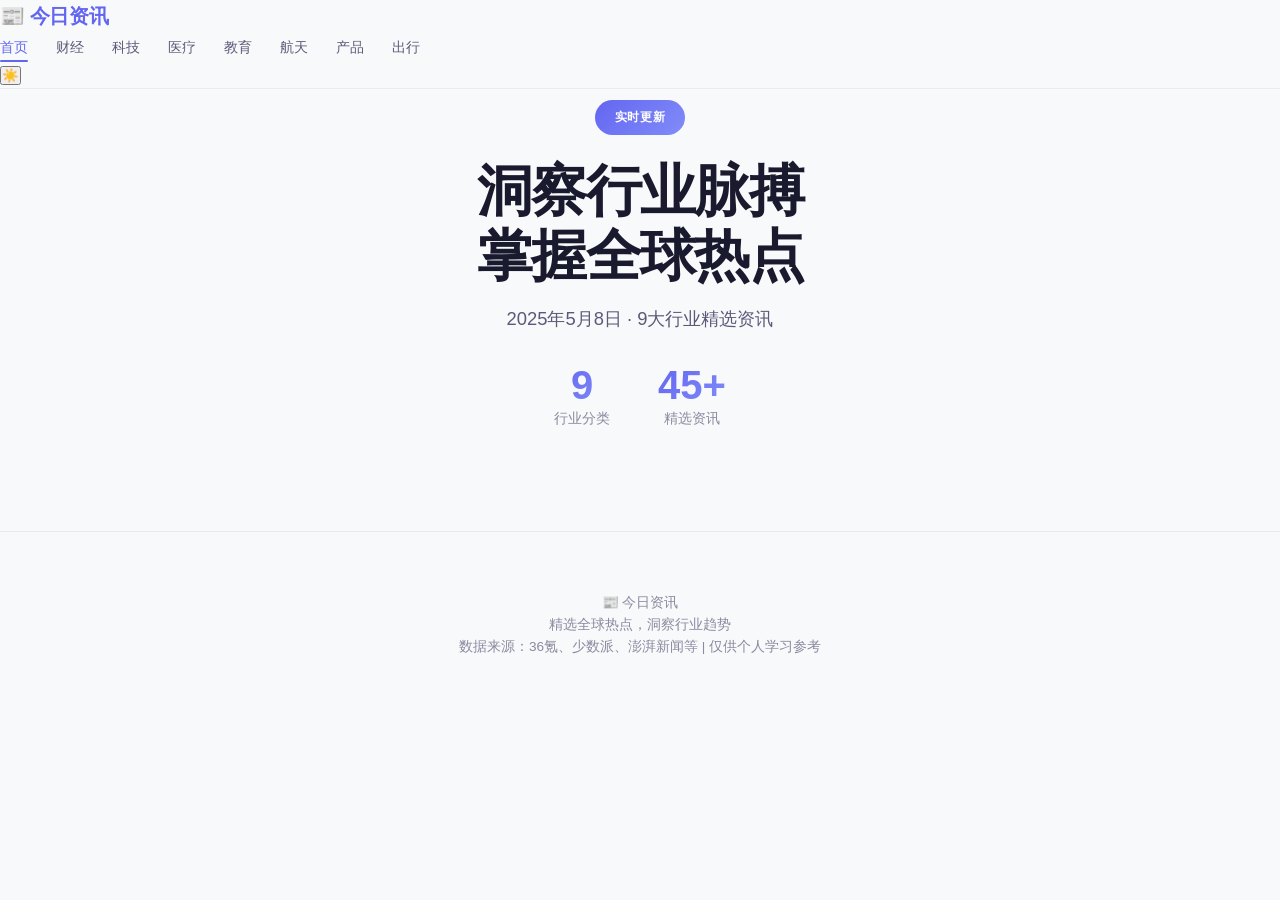
<file: index-simple.html>
<!DOCTYPE html>
<html lang="zh-CN">
<head>
    <meta charset="UTF-8">
    <meta name="viewport" content="width=device-width, initial-scale=1.0">
    <title>今日资讯 - Daily News</title>
    <link rel="stylesheet" href="style.css">
</head>
<body>
    <!-- Navigation -->
    <nav class="navbar">
        <div class="nav-container">
            <div class="logo">📰 今日资讯</div>
            <div class="nav-links">
                <a href="#hero" class="active">首页</a>
                <a href="#finance">财经</a>
                <a href="#tech">科技</a>
                <a href="#medical">医疗</a>
                <a href="#education">教育</a>
                <a href="#aerospace">航天</a>
                <a href="#products">产品</a>
                <a href="#auto">出行</a>
            </div>
            <button class="theme-toggle" id="themeToggle">☀️</button>
        </div>
    </nav>

    <!-- Hero Section -->
    <section id="hero" class="hero">
        <div class="hero-content">
            <div class="hero-badge">实时更新</div>
            <h1 class="hero-title">
                <span class="gradient-text">洞察行业脉搏</span><br>
                掌握全球热点
            </h1>
            <p class="hero-subtitle">2025年5月8日 · 9大行业精选资讯</p>
            <div class="hero-stats">
                <div class="stat">
                    <span class="stat-number">9</span>
                    <span class="stat-label">行业分类</span>
                </div>
                <div class="stat">
                    <span class="stat-number">45+</span>
                    <span class="stat-label">精选资讯</span>
                </div>
            </div>
        </div>
    </section>

    <!-- News Sections will be loaded by JS -->
    <div id="news-container"></div>

    <!-- Footer -->
    <footer class="footer">
        <div class="footer-content">
            <div class="footer-logo">📰 今日资讯</div>
            <p class="footer-desc">精选全球热点，洞察行业趋势</p>
            <div class="footer-divider"></div>
            <p class="footer-copyright">数据来源：36氪、少数派、澎湃新闻等 | 仅供个人学习参考</p>
        </div>
    </footer>

    <script src="script.js"></script>
</body>
</html>
</file>
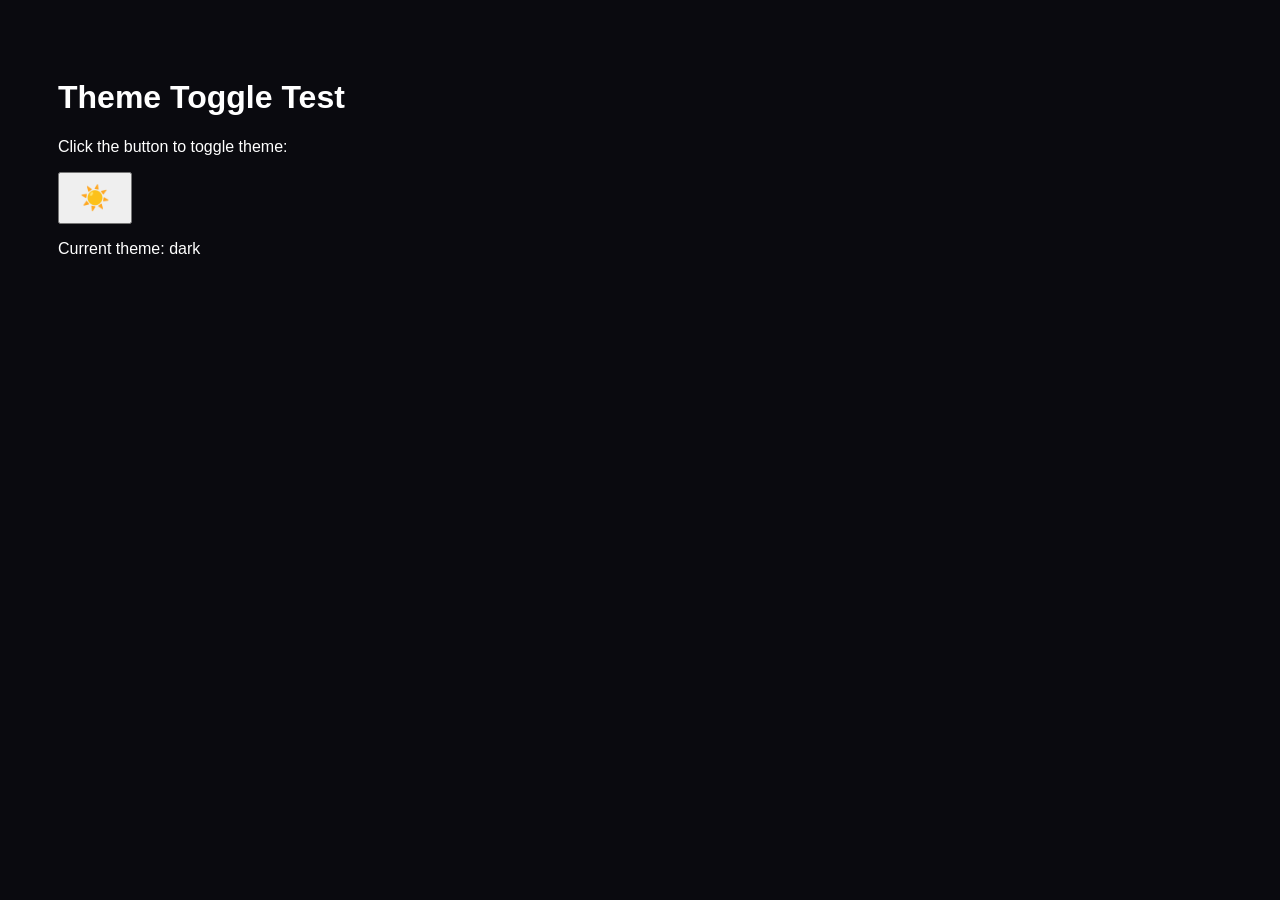
<file: test-theme.html>
<!DOCTYPE html>
<html lang="zh-CN">
<head>
    <meta charset="UTF-8">
    <meta name="viewport" content="width=device-width, initial-scale=1.0">
    <title>Theme Toggle Test</title>
    <style>
        :root {
            --bg-primary: #f5f5f7;
            --text-primary: #1d1d1f;
        }
        [data-theme="dark"] {
            --bg-primary: #0a0a0f;
            --text-primary: #ffffff;
        }
        body {
            background: var(--bg-primary);
            color: var(--text-primary);
            font-family: sans-serif;
            padding: 50px;
            transition: all 0.5s;
        }
        button {
            font-size: 24px;
            padding: 10px 20px;
            cursor: pointer;
        }
    </style>
</head>
<body>
    <h1>Theme Toggle Test</h1>
    <p>Click the button to toggle theme:</p>
    <button id="themeToggle">🌙</button>
    <p>Current theme: <span id="status">light</span></p>

    <script>
        document.addEventListener('DOMContentLoaded', () => {
            const btn = document.getElementById('themeToggle');
            const status = document.getElementById('status');
            const html = document.documentElement;
            
            // Set initial theme
            html.setAttribute('data-theme', 'dark');
            btn.textContent = '☀️';
            status.textContent = 'dark';
            
            btn.addEventListener('click', (e) => {
                e.preventDefault();
                const current = html.getAttribute('data-theme') || 'dark';
                const newTheme = current === 'dark' ? 'light' : 'dark';
                html.setAttribute('data-theme', newTheme);
                btn.textContent = newTheme === 'dark' ? '☀️' : '🌙';
                status.textContent = newTheme;
                console.log('Theme:', newTheme);
            });
        });
    </script>
</body>
</html>
</file>
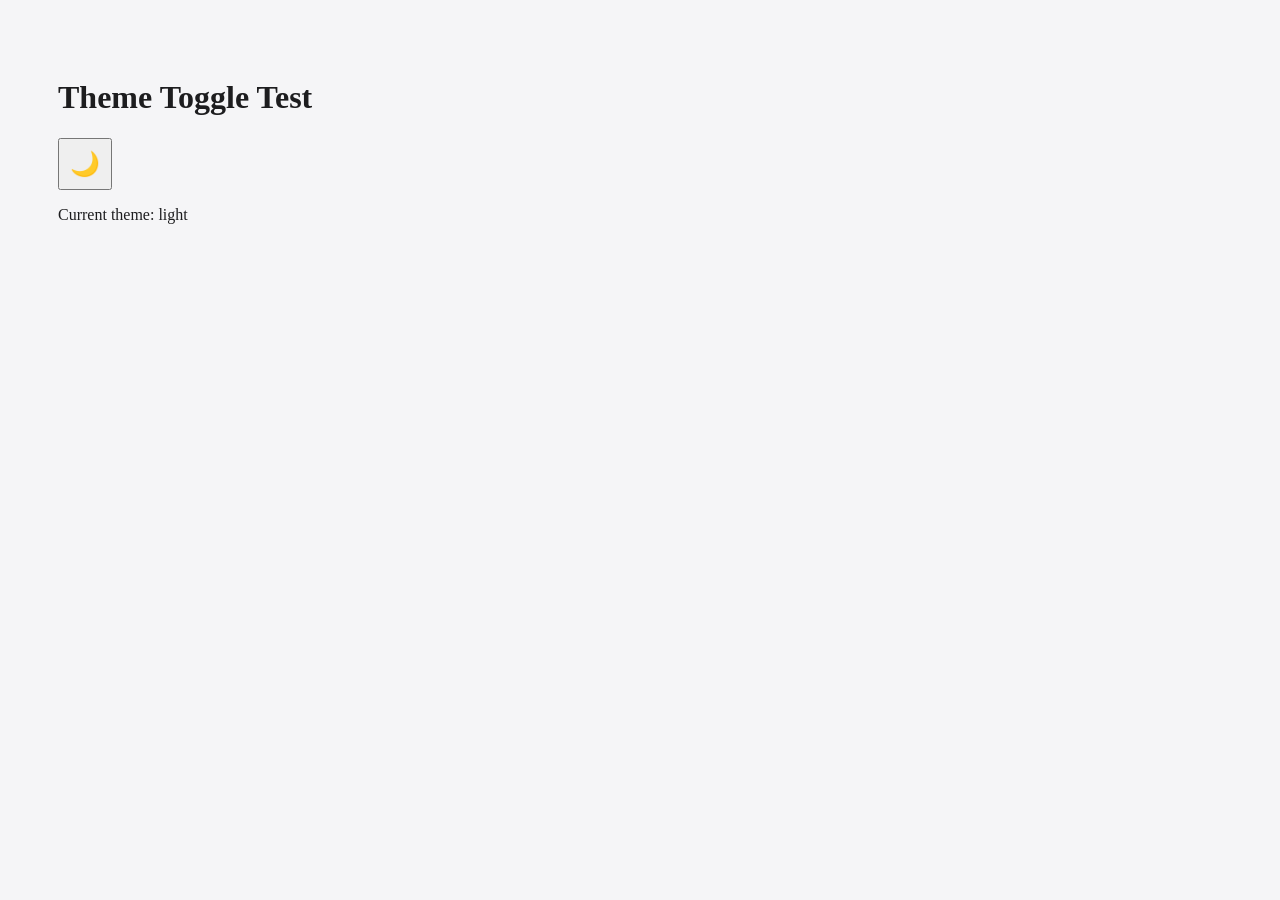
<file: test.html>
<!DOCTYPE html>
<html>
<head>
    <style>
        :root { --bg: #f5f5f7; --text: #1d1d1f; }
        [data-theme="dark"] { --bg: #0a0a0f; --text: #ffffff; }
        body { background: var(--bg); color: var(--text); padding: 50px; transition: all 0.5s; }
        button { font-size: 24px; padding: 10px; cursor: pointer; }
    </style>
</head>
<body>
    <h1>Theme Toggle Test</h1>
    <button id="toggle">🌙</button>
    <p>Current theme: <span id="status">light</span></p>
    
    <script>
        document.getElementById('toggle').addEventListener('click', function() {
            const html = document.documentElement;
            const current = html.getAttribute('data-theme') || 'light';
            const newTheme = current === 'dark' ? 'light' : 'dark';
            html.setAttribute('data-theme', newTheme);
            this.textContent = newTheme === 'dark' ? '☀️' : '🌙';
            document.getElementById('status').textContent = newTheme;
            console.log('Theme changed to:', newTheme);
        });
    </script>
</body>
</html>
</file>
<file: style.css>
/* ===== CSS Variables ===== */
:root {
  --bg: #f8f9fa;
  --surface: #ffffff;
  --surface-hover: #f0f0f5;
  --text: #1a1a2e;
  --text-secondary: #5a5a7a;
  --text-muted: #8a8aa0;
  --accent: #6366f1;
  --accent-light: #818cf8;
  --accent-gradient: linear-gradient(135deg, #6366f1, #818cf8);
  --border: rgba(0,0,0,0.06);
  --shadow: 0 1px 3px rgba(0,0,0,0.08);
  --shadow-sm: 0 2px 8px rgba(0,0,0,0.08);
  --shadow-md: 0 4px 16px rgba(0,0,0,0.1);
  --shadow-lg: 0 12px 40px rgba(0,0,0,0.15);
  --radius: 16px;
  --radius-sm: 12px;
  --radius-lg: 24px;
  --transition: all 0.3s cubic-bezier(0.4, 0, 0.2, 1);
  --transition-slow: all 0.5s cubic-bezier(0.4, 0, 0.2, 1);
  --transition-bounce: all 0.5s cubic-bezier(0.34, 1.56, 0.64, 1);
}

.dark {
  --bg: #0f0f1a;
  --surface: #1a1a2e;
  --surface-hover: #22223a;
  --text: #e8e8f0;
  --text-secondary: #a0a0b8;
  --text-muted: #707090;
  --accent: #818cf8;
  --accent-light: #a5b4fc;
  --accent-gradient: linear-gradient(135deg, #818cf8, #a5b4fc);
  --border: rgba(255,255,255,0.06);
  --shadow: 0 1px 3px rgba(0,0,0,0.3);
  --shadow-sm: 0 2px 8px rgba(0,0,0,0.3);
  --shadow-md: 0 4px 16px rgba(0,0,0,0.4);
  --shadow-lg: 0 12px 40px rgba(0,0,0,0.5);
}

/* ===== Reset & Base ===== */
*, *::before, *::after { margin: 0; padding: 0; box-sizing: border-box; }
html { scroll-behavior: smooth; font-size: 16px; -webkit-font-smoothing: antialiased; -moz-osx-font-smoothing: grayscale; }
body {
  font-family: -apple-system, BlinkMacSystemFont, "Segoe UI", Roboto, "Helvetica Neue", "PingFang SC", "Noto Sans SC", sans-serif;
  background: var(--bg);
  color: var(--text);
  line-height: 1.6;
  transition: background 0.3s, color 0.3s;
  overflow-x: hidden;
}

/* ===== Progress Bar ===== */
.reading-progress {
  position: fixed;
  top: 0; left: 0;
  height: 3px;
  background: var(--accent-gradient);
  z-index: 9999;
  transition: width 0.1s linear;
  width: 0%;
}

/* ===== Custom Scrollbar ===== */
::-webkit-scrollbar { width: 8px; }
::-webkit-scrollbar-track { background: transparent; }
::-webkit-scrollbar-thumb { background: var(--text-muted); border-radius: 4px; }
::-webkit-scrollbar-thumb:hover { background: var(--text-secondary); }
::selection { background: var(--accent); color: white; }

/* ===== Back to Top ===== */
.back-to-top {
  position: fixed;
  bottom: 32px;
  right: 32px;
  width: 48px;
  height: 48px;
  border-radius: 50%;
  background: var(--accent-gradient);
  color: white;
  border: none;
  cursor: pointer;
  display: flex;
  align-items: center;
  justify-content: center;
  font-size: 1.25rem;
  box-shadow: var(--shadow-lg);
  opacity: 0;
  transform: translateY(20px);
  transition: var(--transition);
  z-index: 999;
  pointer-events: none;
}
.back-to-top.visible {
  opacity: 1;
  transform: translateY(0);
  pointer-events: all;
}
.back-to-top:hover {
  transform: translateY(-4px) scale(1.1);
}

/* ===== Navbar ===== */
.navbar {
  position: fixed;
  top: 0; left: 0; right: 0;
  background: rgba(248,249,250,0.85);
  backdrop-filter: blur(20px) saturate(180%);
  -webkit-backdrop-filter: blur(20px) saturate(180%);
  border-bottom: 1px solid var(--border);
  z-index: 1000;
  transition: var(--transition);
}
.dark .navbar { background: rgba(15,15,26,0.85); }

.nav-inner {
  max-width: 1200px;
  margin: 0 auto;
  display: flex;
  align-items: center;
  justify-content: space-between;
  height: 56px;
  padding: 0 24px;
  position: relative;
}

.logo {
  font-size: 1.25rem;
  font-weight: 800;
  color: var(--accent);
  letter-spacing: -0.02em;
  text-decoration: none;
  transition: var(--transition);
  display: flex;
  align-items: center;
  gap: 8px;
}
.logo:hover { transform: scale(1.05); }

.nav-center {
  display: flex;
  align-items: center;
  gap: 28px;
  flex: 1;
  justify-content: center;
}

.nav-links {
  display: flex;
  gap: 28px;
  align-items: center;
}

.nav-links a {
  color: var(--text-secondary);
  text-decoration: none;
  font-size: 0.875rem;
  font-weight: 500;
  white-space: nowrap;
  transition: color 0.2s;
  position: relative;
  padding: 4px 0;
}

.nav-links a::after {
  content: '';
  position: absolute;
  bottom: 0;
  left: 50%;
  transform: translateX(-50%);
  width: 0;
  height: 2px;
  background: var(--accent);
  border-radius: 1px;
  transition: width 0.3s;
}

.nav-links a:hover { color: var(--accent); }
.nav-links a:hover::after { width: 100%; }
.nav-links a.active { color: var(--accent); }
.nav-links a.active::after { width: 100%; }

/* Search Box */
.search-box {
  position: relative;
  display: flex;
  align-items: center;
}
.search-box input {
  background: var(--surface);
  border: 1px solid var(--border);
  border-radius: 100px;
  padding: 8px 16px 8px 36px;
  font-size: 0.875rem;
  color: var(--text);
  width: 200px;
  transition: var(--transition);
  outline: none;
}
.search-box input:focus {
  width: 260px;
  border-color: var(--accent);
  box-shadow: 0 0 0 3px rgba(99,102,241,0.15);
}
.search-box::before {
  content: '🔍';
  position: absolute;
  left: 12px;
  font-size: 0.875rem;
  opacity: 0.5;
}

.nav-right {
  display: flex;
  align-items: center;
  gap: 12px;
}

.theme-btn {
  background: none;
  border: none;
  font-size: 1.25rem;
  cursor: pointer;
  padding: 8px;
  border-radius: 50%;
  transition: var(--transition);
  color: var(--text-secondary);
}

.theme-btn:hover { transform: scale(1.1) rotate(15deg); background: var(--border); }

/* Mobile Menu */
.mobile-menu-btn {
  display: none;
  background: none;
  border: none;
  font-size: 1.5rem;
  cursor: pointer;
  color: var(--text);
  padding: 8px;
}

.mobile-nav {
  display: none;
  position: fixed;
  top: 56px;
  left: 0; right: 0;
  background: var(--surface);
  border-bottom: 1px solid var(--border);
  padding: 16px 24px;
  z-index: 999;
  box-shadow: var(--shadow-lg);
}
.mobile-nav.active { display: block; }
.mobile-nav a {
  display: block;
  padding: 12px 0;
  color: var(--text);
  text-decoration: none;
  font-size: 1rem;
  font-weight: 500;
  border-bottom: 1px solid var(--border);
}
.mobile-nav a:last-child { border-bottom: none; }
.mobile-nav a:hover { color: var(--accent); }

/* ===== News Ticker ===== */
.news-ticker {
  background: var(--surface);
  border-bottom: 1px solid var(--border);
  padding: 12px 24px;
  margin-top: 56px;
  overflow: hidden;
  white-space: nowrap;
}
.ticker-wrap {
  display: flex;
  animation: ticker 30s linear infinite;
}
.ticker-item {
  display: inline-flex;
  align-items: center;
  gap: 8px;
  padding: 0 32px;
  font-size: 0.875rem;
  color: var(--text-secondary);
  flex-shrink: 0;
}
.ticker-item .badge {
  background: var(--accent-gradient);
  color: white;
  padding: 2px 8px;
  border-radius: 100px;
  font-size: 0.7rem;
  font-weight: 700;
}
.ticker-item:hover { color: var(--accent); cursor: pointer; }

@keyframes ticker {
  0% { transform: translateX(0); }
  100% { transform: translateX(-50%); }
}

/* ===== Hero ===== */
.hero {
  padding: 100px 24px 60px;
  text-align: center;
  max-width: 800px;
  margin: 0 auto;
  position: relative;
}

.hero-badge {
  display: inline-block;
  padding: 8px 20px;
  background: var(--accent-gradient);
  color: white;
  font-size: 0.75rem;
  font-weight: 700;
  border-radius: 100px;
  margin-bottom: 24px;
  letter-spacing: 0.05em;
  animation: pulse 2s infinite;
}

@keyframes pulse {
  0%, 100% { box-shadow: 0 0 0 0 rgba(99,102,241,0.4); }
  50% { box-shadow: 0 0 0 12px rgba(99,102,241,0); }
}

.hero h1 {
  font-size: clamp(2.2rem, 5vw, 3.5rem);
  font-weight: 800;
  line-height: 1.15;
  margin-bottom: 16px;
  letter-spacing: -0.03em;
}

.hero p {
  color: var(--text-secondary);
  font-size: 1.15rem;
  max-width: 500px;
  margin: 0 auto 32px;
}

.hero-stats {
  display: flex;
  justify-content: center;
  gap: 48px;
}

.stat-number {
  display: block;
  font-size: 2.5rem;
  font-weight: 800;
  line-height: 1;
  background: var(--accent-gradient);
  -webkit-background-clip: text;
  -webkit-text-fill-color: transparent;
  background-clip: text;
}

.stat-label {
  font-size: 0.875rem;
  color: var(--text-muted);
  margin-top: 4px;
}

/* Filter Tags */
.filter-tags {
  display: flex;
  flex-wrap: wrap;
  gap: 10px;
  justify-content: center;
  margin-top: 32px;
  padding: 0 24px;
}
.filter-tag {
  padding: 8px 16px;
  background: var(--surface);
  border: 1px solid var(--border);
  border-radius: 100px;
  font-size: 0.85rem;
  font-weight: 500;
  color: var(--text-secondary);
  cursor: pointer;
  transition: var(--transition);
}
.filter-tag:hover {
  border-color: var(--accent);
  color: var(--accent);
  transform: translateY(-2px);
}
.filter-tag.active {
  background: var(--accent-gradient);
  color: white;
  border-color: transparent;
  box-shadow: 0 4px 12px rgba(99,102,241,0.3);
}

/* ===== Sections ===== */
.news-section {
  max-width: 1200px;
  margin: 0 auto;
  padding: 48px 24px;
}
.news-section.hidden { display: none; }

.section-header {
  display: flex;
  align-items: center;
  gap: 12px;
  margin-bottom: 32px;
}

.section-icon {
  font-size: 1.75rem;
  display: inline-block;
  animation: bounce 2s infinite;
}

@keyframes bounce {
  0%, 100% { transform: translateY(0); }
  50% { transform: translateY(-5px); }
}

.section-header h2 {
  font-size: 1.5rem;
  font-weight: 700;
}

.section-count {
  margin-left: auto;
  font-size: 0.85rem;
  color: var(--text-muted);
  background: var(--surface);
  padding: 4px 12px;
  border-radius: 100px;
  border: 1px solid var(--border);
}

/* ===== Grid ===== */
.news-grid {
  display: grid;
  grid-template-columns: repeat(auto-fill, minmax(340px, 1fr));
  gap: 24px;
}

/* ===== Cards ===== */
.news-card {
  background: var(--surface);
  border-radius: var(--radius);
  overflow: hidden;
  box-shadow: var(--shadow);
  border: 1px solid var(--border);
  transition: var(--transition);
  cursor: pointer;
  will-change: transform;
  transform: translateZ(0);
  position: relative;
}

.news-card:hover {
  transform: translateY(-8px) translateZ(0);
  box-shadow: var(--shadow-lg);
}

.news-card.hidden { display: none; }

.card-image-wrapper {
  position: relative;
  width: 100%;
  height: 0;
  padding-bottom: 56.25%;
  overflow: hidden;
  background: linear-gradient(135deg, var(--accent), var(--accent-light));
}

.card-image-wrapper img {
  position: absolute;
  top: 0; left: 0;
  width: 100%;
  height: 100%;
  object-fit: cover;
  object-position: center;
  transition: transform 0.6s cubic-bezier(0.4, 0, 0.2, 1);
  will-change: transform;
  opacity: 0;
}
.card-image-wrapper img.loaded { opacity: 1; }

.news-card:hover .card-image-wrapper img {
  transform: scale(1.08);
}

/* Skeleton loading */
.card-image-wrapper .skeleton-bg {
  position: absolute;
  top: 0; left: 0;
  width: 100%;
  height: 100%;
  background: linear-gradient(90deg, var(--surface) 25%, var(--surface-hover) 50%, var(--surface) 75%);
  background-size: 200% 100%;
  animation: skeleton 1.5s infinite;
}
@keyframes skeleton {
  0% { background-position: 200% 0; }
  100% { background-position: -200% 0; }
}

.card-badge {
  position: absolute;
  top: 12px;
  left: 12px;
  padding: 4px 12px;
  background: linear-gradient(135deg, #ff4757, #ff6348);
  color: white;
  font-size: 0.7rem;
  font-weight: 700;
  border-radius: 100px;
  z-index: 2;
  box-shadow: 0 2px 8px rgba(255,71,87,0.3);
}

.card-badge.hot { background: linear-gradient(135deg, #ff4757, #ff6348); }
.card-badge.new { background: var(--accent-gradient); }
.card-badge.major { background: linear-gradient(135deg, #ff9500, #ff6b35); }
.card-badge.funding { background: linear-gradient(135deg, #00b894, #00cec9); }
.card-badge.policy { background: linear-gradient(135deg, #6c5ce7, #a29bfe); }

.card-body { padding: 24px; }

.card-body h3 {
  font-size: 1.1rem;
  font-weight: 700;
  line-height: 1.4;
  margin-bottom: 10px;
  color: var(--text);
  transition: color 0.2s;
}

.news-card:hover .card-body h3 { color: var(--accent); }

.card-body p {
  font-size: 0.9rem;
  color: var(--text-secondary);
  line-height: 1.6;
  margin-bottom: 16px;
  display: -webkit-box;
  -webkit-line-clamp: 2;
  -webkit-box-orient: vertical;
  overflow: hidden;
}

.card-meta {
  display: flex;
  justify-content: space-between;
  align-items: center;
  font-size: 0.8rem;
  color: var(--text-muted);
}

.card-actions {
  display: flex;
  gap: 8px;
}

.card-action-btn {
  background: none;
  border: none;
  cursor: pointer;
  font-size: 1rem;
  padding: 4px;
  border-radius: 4px;
  transition: var(--transition);
  opacity: 0.6;
}
.card-action-btn:hover { opacity: 1; transform: scale(1.2); }
.card-action-btn.active { opacity: 1; }

.card-link {
  color: var(--accent);
  font-weight: 600;
  display: flex;
  align-items: center;
  gap: 4px;
  transition: gap 0.2s;
}

.news-card:hover .card-link { gap: 8px; }

/* ===== Scroll Reveal ===== */
.reveal {
  opacity: 0;
  transform: translateY(30px);
  transition: opacity 0.6s ease, transform 0.6s ease;
}
.reveal.visible {
  opacity: 1;
  transform: translateY(0);
}

.news-grid .news-card:nth-child(1) { transition-delay: 0s; }
.news-grid .news-card:nth-child(2) { transition-delay: 0.08s; }
.news-grid .news-card:nth-child(3) { transition-delay: 0.16s; }
.news-grid .news-card:nth-child(4) { transition-delay: 0.24s; }
.news-grid .news-card:nth-child(5) { transition-delay: 0.32s; }

/* ===== No Results ===== */
.no-results {
  text-align: center;
  padding: 80px 24px;
  color: var(--text-muted);
}
.no-results-icon {
  font-size: 4rem;
  margin-bottom: 16px;
  opacity: 0.5;
}
.no-results h3 {
  font-size: 1.25rem;
  color: var(--text);
  margin-bottom: 8px;
}

/* ===== Modal ===== */
.modal-overlay {
  display: none;
  position: fixed;
  top: 0; left: 0; right: 0; bottom: 0;
  background: rgba(0,0,0,0.6);
  backdrop-filter: blur(16px);
  z-index: 2000;
  align-items: center;
  justify-content: center;
  padding: 24px;
  opacity: 0;
  transition: opacity 0.3s;
}

.modal-overlay.active {
  display: flex;
  opacity: 1;
}

.modal-box {
  background: var(--surface);
  border-radius: var(--radius-lg);
  max-width: 720px;
  width: 100%;
  max-height: 90vh;
  overflow-y: auto;
  position: relative;
  box-shadow: 0 25px 80px rgba(0,0,0,0.3);
  transform: scale(0.9) translateY(20px);
  transition: var(--transition-bounce);
}

.modal-overlay.active .modal-box {
  transform: scale(1) translateY(0);
}

.modal-close {
  position: absolute;
  top: 20px;
  right: 20px;
  width: 44px;
  height: 44px;
  border-radius: 50%;
  background: rgba(255,255,255,0.9);
  border: none;
  font-size: 1.25rem;
  cursor: pointer;
  z-index: 10;
  display: flex;
  align-items: center;
  justify-content: center;
  color: #333;
  box-shadow: 0 2px 12px rgba(0,0,0,0.15);
  transition: transform 0.3s, background 0.2s;
}

.modal-close:hover {
  transform: rotate(90deg) scale(1.1);
  background: #fff;
}

.modal-img {
  width: 100%;
  height: 320px;
  object-fit: cover;
  object-position: center;
  border-radius: var(--radius-lg) var(--radius-lg) 0 0;
  display: block;
}

.modal-body {
  padding: 40px;
}

.modal-body h2 {
  font-size: 1.6rem;
  font-weight: 800;
  line-height: 1.3;
  margin-bottom: 12px;
}

.modal-body .meta {
  color: var(--text-muted);
  margin-bottom: 24px;
  font-size: 0.9rem;
}

.modal-body .content {
  line-height: 1.9;
  color: var(--text-secondary);
  font-size: 1rem;
}

.modal-body .content p {
  margin-bottom: 16px;
}

.modal-badge {
  display: inline-block;
  padding: 6px 16px;
  background: var(--accent-gradient);
  color: white;
  font-size: 0.8rem;
  font-weight: 600;
  border-radius: 100px;
  margin-bottom: 16px;
}

.modal-actions {
  display: flex;
  gap: 12px;
  margin-top: 24px;
  padding-top: 24px;
  border-top: 1px solid var(--border);
}

.modal-btn {
  padding: 10px 20px;
  border-radius: 100px;
  font-size: 0.9rem;
  font-weight: 600;
  cursor: pointer;
  transition: var(--transition);
  border: none;
}

.modal-btn-primary {
  background: var(--accent-gradient);
  color: white;
  box-shadow: 0 4px 12px rgba(99,102,241,0.3);
}
.modal-btn-primary:hover {
  transform: translateY(-2px);
  box-shadow: 0 6px 20px rgba(99,102,241,0.4);
}

.modal-btn-secondary {
  background: var(--surface);
  color: var(--text-secondary);
  border: 1px solid var(--border);
}
.modal-btn-secondary:hover {
  background: var(--surface-hover);
}

/* ===== Footer ===== */
.footer {
  text-align: center;
  padding: 60px 24px;
  color: var(--text-muted);
  font-size: 0.85rem;
  border-top: 1px solid var(--border);
  margin-top: 40px;
}

/* ===== Toast ===== */
.toast {
  position: fixed;
  bottom: 100px;
  left: 50%;
  transform: translateX(-50%) translateY(100px);
  background: var(--text);
  color: white;
  padding: 12px 24px;
  border-radius: 100px;
  font-size: 0.9rem;
  font-weight: 500;
  z-index: 3000;
  opacity: 0;
  transition: all 0.3s ease;
  box-shadow: var(--shadow-lg);
}
.toast.show {
  opacity: 1;
  transform: translateX(-50%) translateY(0);
}

/* ===== Responsive ===== */
@media (max-width: 768px) {
  .news-grid { grid-template-columns: 1fr; }
  .hero { padding: 120px 16px 60px; }
  .hero-stats { gap: 32px; }
  .nav-inner { padding: 0 16px; }
  .nav-links { display: none; }
  .search-box input { width: 140px; }
  .search-box input:focus { width: 180px; }
  .mobile-menu-btn { display: block; }
  .filter-tags { gap: 8px; }
  .filter-tag { padding: 6px 12px; font-size: 0.8rem; }
  .modal-body { padding: 24px; }
  .modal-img { height: 220px; }
  .modal-box { border-radius: var(--radius); }
  .news-ticker { display: none; }
}
</file>
